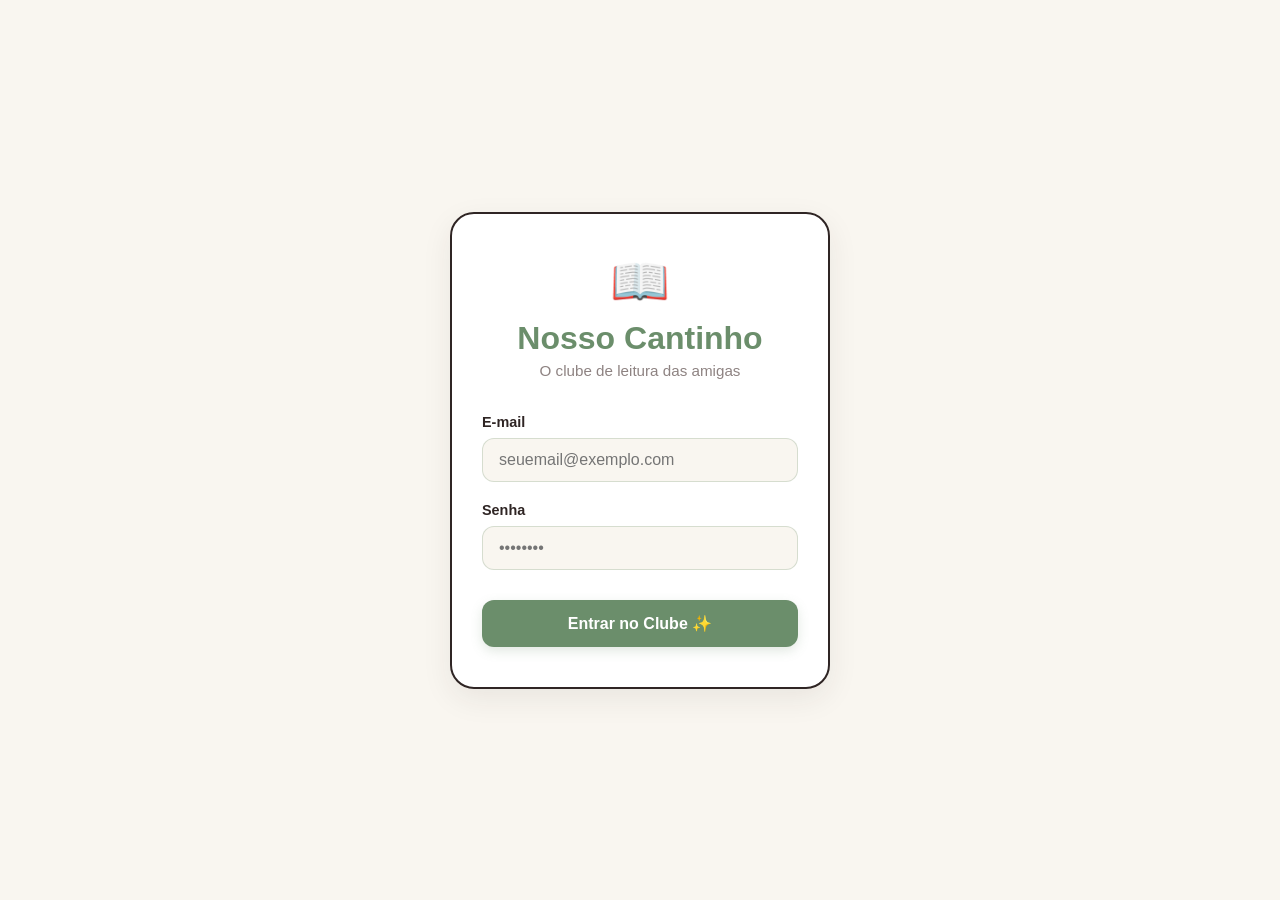
<file: index.html>
<!DOCTYPE html>
<html lang="pt-BR">
<head>
    <meta charset="UTF-8">
    <meta name="viewport" content="width=device-width, initial-scale=1.0">
    <title>Nosso Cantinho - Login</title>
    <link rel="stylesheet" href="css/style.css">
    <link rel="stylesheet" href="css/login.css">
</head>
<body>

    <div class="login-container">
        <div class="login-box">
            <div class="login-logo">
                <span>📖</span>
                <h1>Nosso Cantinho</h1>
                <p>O clube de leitura das amigas</p>
            </div>
            
            <form id="formLogin" onsubmit="executarLogin(event)">
                <div class="form-group">
                    <label for="email">E-mail</label>
                    <input type="email" id="email" placeholder="seuemail@exemplo.com" required>
                </div>
                
                <div class="form-group">
                    <label for="senha">Senha</label>
                    <input type="password" id="senha" placeholder="••••••••" required>
                </div>

                <div id="mensagemErro" class="msg-erro" style="display: none;"></div>

                <button type="submit" class="btn-login">Entrar no Clube ✨</button>
            </form>
        </div>
    </div>

    <script src="js/auth.js?v=2"></script>
</body>
</html>
</file>
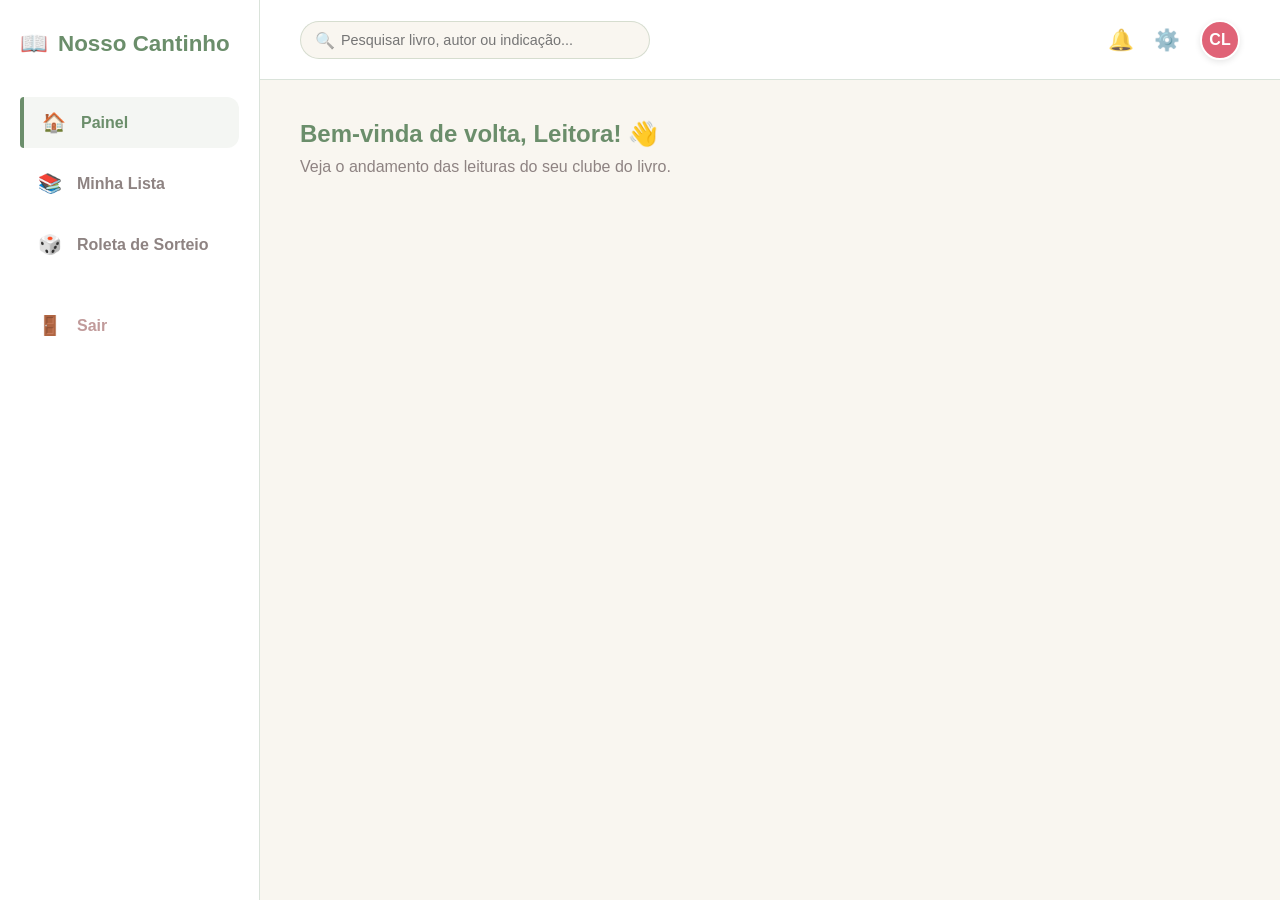
<file: dashboard.html>
<!DOCTYPE html>
<html lang="pt-BR">
<head>
    <meta charset="UTF-8">
    <meta name="viewport" content="width=device-width, initial-scale=1.0">
    <title>Nosso Cantinho - Painel</title>
    <link rel="stylesheet" href="css/style.css">
    <link rel="stylesheet" href="css/dashboard.css">
</head>
<body>

    <aside class="sidebar">
        <div class="sidebar-logo">
            <span>📖</span> Nosso Cantinho
        </div>
        <nav>
            <ul class="sidebar-menu">
                <li><a href="dashboard.html" class="nav-link active"><span>🏠</span> Painel</a></li>
                <li><a href="lista.html" class="nav-link"><span>📚</span> Minha Lista</a></li>
                <li><a href="sorteio.html" class="nav-link"><span>🎲</span> Roleta de Sorteio</a></li>
                <li style="margin-top: 20px;"><a href="index.html" class="nav-link" style="color: #C19B9B;"><span>🚪</span> Sair</a></li>
            </ul>
        </nav>
    </aside>

    <div class="main-wrapper">
        
        <header class="top-header">
            <div class="search-container">
                <span class="search-icon">🔍</span>
                <input type="text" placeholder="Pesquisar livro, autor ou indicação...">
            </div>

            <div class="header-actions">
                <button class="icon-btn" title="Notificações">🔔</button>
                <button class="icon-btn" title="Configurações do Clube">⚙️</button>
                <div class="avatar-perfil" title="Meu Perfil">CL</div>
            </div>
        </header>

        <main class="content-body">
            <h2 style="color: var(--primary-color); margin-bottom: 10px;">Bem-vinda de volta, Leitora! 👋</h2>
            <p style="color: #8E8382;">Veja o andamento das leituras do seu clube do livro.</p>
            
            </main>
    </div>

</body>
</html>
</file>
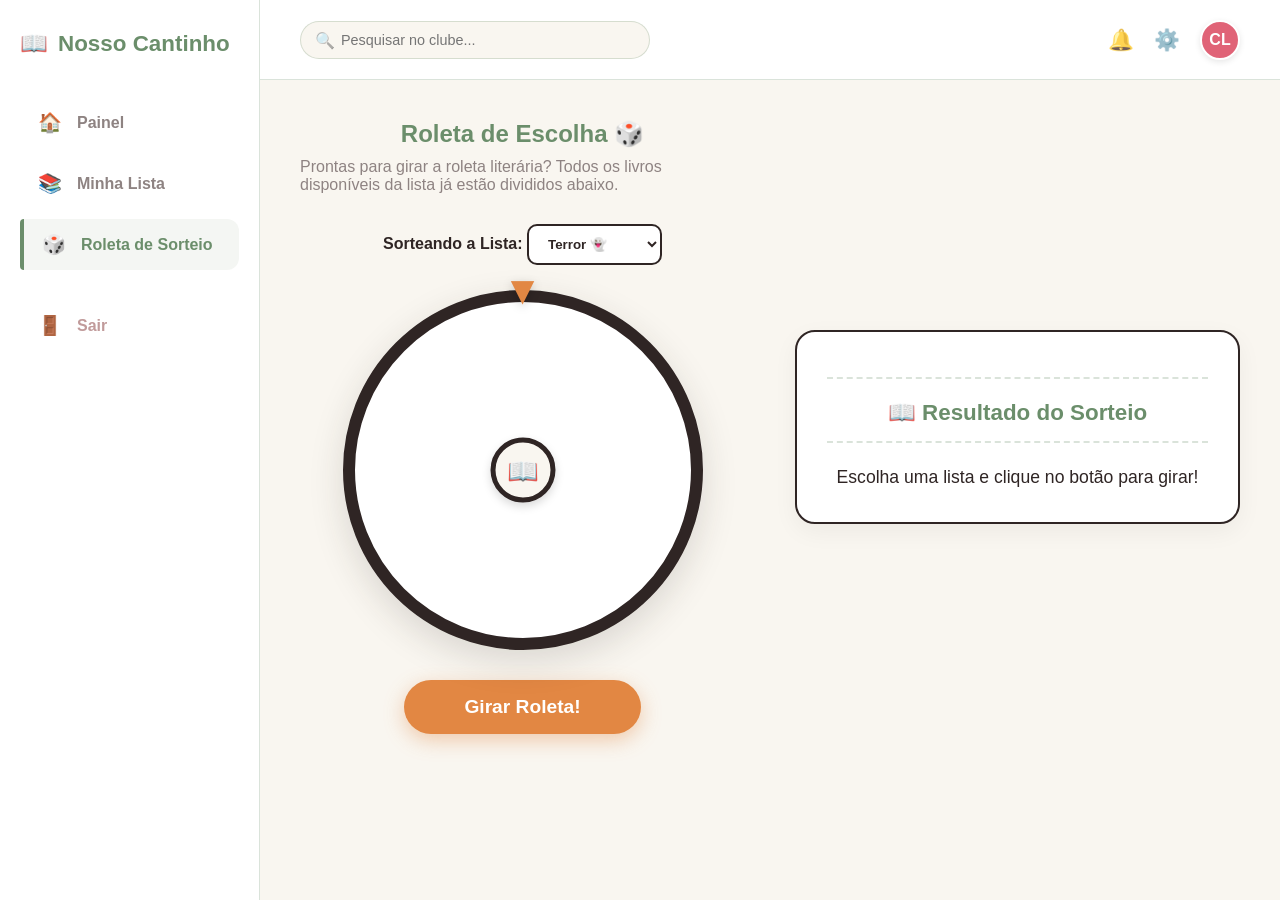
<file: sorteio.html>
<!DOCTYPE html>
<html lang="pt-BR">
<head>
    <meta charset="UTF-8">
    <meta name="viewport" content="width=device-width, initial-scale=1.0">
    <title>Nosso Cantinho - Roleta de Sorteio</title>
    <link rel="stylesheet" href="css/style.css">
    <link rel="stylesheet" href="css/sorteio.css">
</head>
<body>

    <aside class="sidebar">
        <div class="sidebar-logo">
            <span>📖</span> Nosso Cantinho
        </div>
        <nav>
            <ul class="sidebar-menu">
                <li><a href="dashboard.html" class="nav-link"><span>🏠</span> Painel</a></li>
                <li><a href="lista.html" class="nav-link"><span>📚</span> Minha Lista</a></li>
                <li><a href="sorteio.html" class="nav-link active"><span>🎲</span> Roleta de Sorteio</a></li>
                <li style="margin-top: 20px;"><a href="index.html" class="nav-link" style="color: #C19B9B;"><span>🚪</span> Sair</a></li>
            </ul>
        </nav>
    </aside>

    <div class="main-wrapper">
        
        <header class="top-header">
            <div class="search-container">
                <span class="search-icon">🔍</span>
                <input type="text" placeholder="Pesquisar no clube...">
            </div>
            <div class="header-actions">
                <button class="icon-btn">🔔</button>
                <button class="icon-btn">⚙️</button>
                <div class="avatar-perfil">CL</div>
            </div>
        </header>

        <main class="content-body">
            <div class="sorteio-layout">
                
                <div class="sorteio-esquerda">
                    <h2 style="color: var(--primary-color); margin-bottom: 10px;">Roleta de Escolha 🎲</h2>
                    <p style="color: #8E8382; margin-bottom: 30px;">Prontas para girar a roleta literária? Todos os livros disponíveis da lista já estão divididos abaixo.</p>
                    
                    <div class="seletor-sorteio-box" style="margin-bottom: 25px;">
                        <label style="font-weight:700; color: var(--text-color);">Sorteando a Lista: </label>
                        <select id="seletorListaSorteio" onchange="mudarListaDaRoleta(this.value)" style="padding: 10px 15px; border-radius:10px; font-weight:700; border: 2px solid var(--text-color); background-color: var(--card-bg); color: var(--text-color); cursor: pointer;">
                            </select>
                    </div>
                    
                    <div class="canvas-container">
                        <div class="marcador-pizza">▼</div>
                        <div class="roleta-pizza" id="roletaPizza">
                            <div class="centro-livro">📖</div>
                        </div>
                    </div>
                    
                    <button class="btn-girar-pizza" id="btnGirar" onclick="gerenciarGiro()">Girar Roleta!</button>
                </div>

                <div class="sorteio-direita">
                    <div class="card-resultado">
                        <h3><h3>📖 Resultado do Sorteio</h3></h3>
                        <div class="resultado-texto" id="resultadoTexto">Escolha uma lista e clique no botão para girar!</div>
                    </div>
                </div>

            </div>
        </main>
    </div>

    <script src="js/dados-compartilhados.js"></script>
    <script src="js/sorteio.js"></script>
</body>
</html>
</file>
<file: css/style.css>
/* css/style.css - Estrutura Global Profissional e Cozy */

:root {
    --bg-color: #F9F6F0;       /* Um creme levemente mais aquecido e aconchegante */
    --primary-color: #6B8E6B;  /* Verde Sálvia mais escuro e vivo (traz peso visual) */
    --accent-color: #E28743;   /* Terracota/Laranja pastel bem mais vivo e alegre */
    --secondary-color: #5B84B1; /* Azul Empoeirado bem mais presente e nítido */
    --highlight-color: #E06377; /* Rosa/Pêssego marcante para detalhes importantes */
    --text-color: #2F2524;     /* Marrom quase preto (muito mais contraste para leitura) */
    --card-bg: #FFFFFF;        
    --border-color: rgba(107, 142, 107, 0.25); /* Bordas mais marcadas */
    --font-main: 'Segoe UI', Tahoma, Geneva, Verdana, sans-serif;
}

* {
    margin: 0;
    padding: 0;
    box-sizing: border-box;
}

body {
    background-color: var(--bg-color);
    color: var(--text-color);
    font-family: var(--font-main);
    display: flex;
    min-height: 100vh;
}

/* ==========================================================================
   MÁGICA DA ESTRUTURA: MENU LATERAL (SIDEBAR)
   ========================================================================== */
.sidebar {
    width: 260px;
    background-color: var(--card-bg);
    border-right: 1px solid var(--border-color);
    display: flex;
    flex-direction: column;
    padding: 30px 20px;
    position: fixed;
    height: 100vh;
    left: 0;
    top: 0;
    z-index: 100;
}

.sidebar-logo {
    font-size: 1.4rem;
    font-weight: 700;
    color: var(--primary-color);
    margin-bottom: 40px;
    display: flex;
    align-items: center;
    gap: 10px;
}

.sidebar-menu {
    display: flex;
    flex-direction: column;
    gap: 10px;
    list-style: none;
}

.nav-link {
    display: flex;
    align-items: center;
    gap: 15px;
    padding: 14px 18px;
    color: #8E8382;
    text-decoration: none;
    font-weight: 600;
    border-radius: 12px;
    transition: all 0.3s ease;
}

.nav-link span {
    font-size: 1.2rem;
}

/* Efeito Hover e Ativo super profissional */
.nav-link:hover, .nav-link.active {
    background-color: rgba(163, 177, 155, 0.12); /* Fundo sálvia bem sutil */
    color: var(--primary-color);
}

.nav-link.active {
    border-left: 4px solid var(--primary-color);
    border-radius: 4px 12px 12px 4px;
}

/* ==========================================================================
   ÁREA PRINCIPAL DE CONTEÚDO (DIREITA)
   ========================================================================== */
.main-wrapper {
    margin-left: 260px; /* Empurra o conteúdo para o lado da sidebar */
    flex: 1;
    display: flex;
    flex-direction: column;
}

/* HEADER SUPERIOR */
.top-header {
    height: 80px;
    background-color: var(--card-bg);
    border-bottom: 1px solid var(--border-color);
    display: flex;
    align-items: center;
    justify-content: space-between;
    padding: 0 40px;
    position: sticky;
    top: 0;
    z-index: 90;
}

/* Barra de Pesquisa Estilizada */
.search-container {
    position: relative;
    width: 350px;
}

.search-container input {
    width: 100%;
    padding: 10px 15px 10px 40px;
    border: 1px solid var(--border-color);
    border-radius: 20px; /* Estilo pílula */
    background-color: var(--bg-color);
    color: var(--text-color);
    font-size: 0.9rem;
    transition: all 0.3s ease;
}

.search-container input:focus {
    outline: none;
    border-color: var(--secondary-color);
    background-color: #FFF;
    box-shadow: 0 4px 12px rgba(155, 177, 193, 0.15);
}

.search-icon {
    position: absolute;
    left: 15px;
    top: 50%;
    transform: translateY(-50%);
    opacity: 0.5;
}

/* Ícones do Canto Direito do Header */
.header-actions {
    display: flex;
    align-items: center;
    gap: 20px;
}

.icon-btn {
    background: none;
    border: none;
    font-size: 1.3rem;
    cursor: pointer;
    position: relative;
    color: var(--text-color);
    opacity: 0.8;
    transition: opacity 0.2s;
}

.icon-btn:hover {
    opacity: 1;
}

.avatar-perfil {
    width: 40px;
    height: 40px;
    border-radius: 50%;
    background-color: var(--highlight-color);
    display: flex;
    align-items: center;
    justify-content: center;
    font-weight: bold;
    color: white;
    border: 2px solid white;
    box-shadow: 0 2px 6px rgba(0,0,0,0.1);
}

/* CONTAINER DO CONTEÚDO DAS PÁGINAS */
.content-body {
    padding: 40px;
    max-width: 1100px;
    width: 100%;
}

/* Responsividade Básica para telas menores/celular */
@media (max-width: 768px) {
    body { flex-direction: column; }
    .sidebar { width: 100%; height: auto; position: relative; padding: 15px; }
    .sidebar-logo { margin-bottom: 15px; }
    .sidebar-menu { flex-direction: row; justify-content: space-around; }
    .nav-link { padding: 8px; font-size: 0.8rem; }
    .main-wrapper { margin-left: 0; }
    .top-header { padding: 0 20px; }
    .search-container { width: 180px; }
}
</file>
<file: css/login.css>
/* css/login.css */

body {
    background-color: var(--bg-color);
    display: flex;
    justify-content: center;
    align-items: center;
    height: 100vh;
    margin: 0;
}

.login-container {
    width: 100%;
    max-width: 420px;
    padding: 20px;
}

.login-box {
    background-color: var(--card-bg);
    border: 2px solid var(--text-color);
    border-radius: 24px;
    padding: 40px 30px;
    box-shadow: 0 10px 30px rgba(47, 37, 36, 0.08);
}

.login-logo {
    text-align: center;
    margin-bottom: 35px;
}

.login-logo span {
    font-size: 3rem;
    display: inline-block;
    margin-bottom: 10px;
}

.login-logo h1 {
    color: var(--primary-color);
    font-size: 2rem;
    margin: 0;
}

.login-logo p {
    color: #8E8382;
    margin: 5px 0 0 0;
    font-size: 0.95rem;
}

.form-group {
    margin-bottom: 20px;
}

.form-group label {
    display: block;
    font-weight: 700;
    color: var(--text-color);
    margin-bottom: 8px;
    font-size: 0.9rem;
}

.form-group input {
    width: 100%;
    padding: 12px 16px;
    border: 1px solid var(--border-color);
    border-radius: 12px;
    background-color: var(--bg-color);
    color: var(--text-color);
    box-sizing: border-box;
    font-size: 1rem;
    transition: border-color 0.3s ease;
}

.form-group input:focus {
    outline: none;
    border-color: var(--primary-color);
}

.btn-login {
    width: 100%;
    background-color: var(--primary-color);
    color: white;
    border: none;
    padding: 14px;
    font-size: 1rem;
    font-weight: 700;
    border-radius: 12px;
    cursor: pointer;
    box-shadow: 0 4px 12px rgba(107, 142, 107, 0.2);
    transition: all 0.3s ease;
    margin-top: 10px;
}

.btn-login:hover {
    background-color: #5B7A5B;
    transform: translateY(-1px);
}

.msg-erro {
    color: var(--highlight-color);
    font-size: 0.85rem;
    font-weight: 700;
    margin-bottom: 15px;
    text-align: center;
}
</file>
<file: css/dashboard.css>
/* css/dashboard.css */

.dashboard-welcome {
    margin-bottom: 35px;
}

/* Grade de cartões de resumo */
.cards-resumo-grid {
    display: grid;
    grid-template-columns: repeat(auto-fit, minmax(220px, 1fr));
    gap: 20px;
    margin-bottom: 40px;
}

.card-status {
    background-color: var(--card-bg);
    border: 1px solid var(--border-color);
    border-radius: 20px;
    padding: 25px;
    display: flex;
    align-items: center;
    gap: 20px;
    box-shadow: 0 4px 12px rgba(0,0,0,0.01);
}

.card-icon-box {
    width: 55px;
    height: 55px;
    border-radius: 50%;
    display: flex;
    align-items: center;
    justify-content: center;
    font-size: 1.6rem;
}

.card-info h3 {
    margin: 0;
    font-size: 1.8rem;
    color: var(--text-color);
}

.card-info p {
    margin: 2px 0 0 0;
    font-size: 0.85rem;
    color: #8E8382;
    font-weight: 700;
}

/* Seções de conteúdo inferior */
.dashboard-conteudo-layout {
    display: grid;
    grid-template-columns: 2fr 1fr;
    gap: 30px;
    flex-wrap: wrap;
}

@media (max-width: 900px) {
    .dashboard-conteudo-layout {
        grid-template-columns: 1fr;
    }
}

.painel-secao {
    background-color: var(--card-bg);
    border: 2px solid var(--text-color);
    border-radius: 24px;
    padding: 30px;
}

.painel-secao h2 {
    margin-top: 0;
    margin-bottom: 20px;
    color: var(--primary-color);
    font-size: 1.3rem;
}

/* Linhas da lista de atividades */
.atividade-item {
    display: flex;
    align-items: center;
    gap: 15px;
    padding: 15px 0;
    border-bottom: 1px dashed var(--border-color);
}

.atividade-item:last-child {
    border-bottom: none;
}

.avatar-membro {
    width: 38px;
    height: 38px;
    border-radius: 50%;
    background-color: var(--secondary-color);
    color: white;
    display: flex;
    align-items: center;
    justify-content: center;
    font-size: 0.85rem;
    font-weight: 700;
}

.atividade-detalhes p {
    margin: 0;
    font-size: 0.95rem;
    color: var(--text-color);
}

.atividade-detalhes span {
    font-size: 0.75rem;
    color: #8E8382;
}
</file>
<file: css/sorteio.css>
/* css/sorteio.css - Roleta Avançada com Textos */

.sorteio-layout {
    display: flex;
    gap: 50px;
    align-items: center;
    flex-wrap: wrap;
}

.sorteio-esquerda {
    flex: 1;
    min-width: 320px;
    display: flex;
    flex-direction: column;
    align-items: center;
}

.canvas-container {
    position: relative;
    margin-bottom: 30px;
}

.marcador-pizza {
    position: absolute;
    top: -22px;
    left: 50%;
    transform: translateX(-50%);
    font-size: 2.5rem;
    color: var(--accent-color);
    z-index: 20;
    filter: drop-shadow(0 3px 5px rgba(0,0,0,0.2));
}

/* Corpo da Roleta */
.roleta-pizza {
    width: 360px;
    height: 360px;
    border-radius: 50%;
    position: relative;
    border: 12px solid var(--text-color); /* Borda escura marcante para dar destaque */
    box-shadow: 0 12px 35px rgba(47, 37, 36, 0.15);
    overflow: hidden;
    background-color: var(--card-bg);
    transition: transform 5s cubic-bezier(0.1, 0.8, 0.2, 1);
}

/* 🌟 Nova Classe: Cada fatia física da roleta */
.fatia {
    position: absolute;
    width: 50%;
    height: 50%;
    top: 0;
    right: 0;
    transform-origin: 0% 100%; /* Rotaciona a partir do centro do círculo */
    overflow: hidden;
}

/* 🌟 O texto do livro dentro da fatia */
/* css/sorteio.css */

/* Atualize ou substitua a classe .fatia-texto por esta: */
.fatia-texto {
    position: absolute;
    left: -100%;
    width: 200%;
    height: 200%;
    box-sizing: border-box;
    padding-top: 15px; /* Espaço do topo da fatia */
    font-weight: 700;
    color: var(--text-color);
    transform-origin: 50% 50%;
    
    /* Organiza o Texto e a Mini-Capa em formato de coluna */
    display: flex;
    flex-direction: column;
    align-items: center;
    justify-content: flex-start;
    gap: 8px; /* Espaço entre o texto e a imagem */
}

/* Estilo do título dentro da fatia */
.fatia-texto span {
    font-size: 0.75rem;
    max-width: 90px;
    white-space: nowrap;
    overflow: hidden;
    text-overflow: ellipsis;
    display: block;
}

/*A mini capa flutuante dentro do setor da pizza */
.mini-capa-roleta {
    width: 35px;
    height: 50px;
    border-radius: 4px;
    box-shadow: 0 3px 8px rgba(0, 0, 0, 0.25);
    object-fit: cover;
    border: 1px solid rgba(255,255,255,0.4);
}

.centro-livro {
    position: absolute;
    width: 65px;
    height: 65px;
    background-color: var(--bg-color);
    border: 5px solid var(--text-color);
    border-radius: 50%;
    top: 50%;
    left: 50%;
    transform: translate(-50%, -50%);
    z-index: 10;
    display: flex;
    align-items: center;
    justify-content: center;
    font-size: 1.6rem;
    box-shadow: 0 4px 10px rgba(0,0,0,0.15);
}

.btn-girar-pizza {
    background-color: var(--accent-color); /* Laranja vibrante */
    color: white;
    border: none;
    padding: 16px 60px;
    font-size: 1.2rem;
    font-weight: 700;
    border-radius: 30px;
    cursor: pointer;
    box-shadow: 0 6px 20px rgba(226, 135, 67, 0.4);
    transition: all 0.3s ease;
}

.btn-girar-pizza:hover {
    transform: translateY(-3px);
    box-shadow: 0 8px 25px rgba(226, 135, 67, 0.5);
}

.sorteio-direita {
    flex: 1;
    min-width: 300px;
}

.card-resultado {
    background-color: var(--card-bg);
    border: 2px solid var(--text-color); /* Borda marcante */
    border-radius: 20px;
    padding: 30px;
    box-shadow: 0 8px 24px rgba(0,0,0,0.05);
    text-align: center;
}

.card-resultado h3 {
    color: var(--primary-color);
    margin-bottom: 20px;
    font-size: 1.4rem;
    border-bottom: 2px dashed var(--border-color);
    padding-bottom: 15px;
}

.resultado-texto {
    font-size: 1.1rem;
    color: var(--text-color);
    line-height: 1.6;
}
</file>
